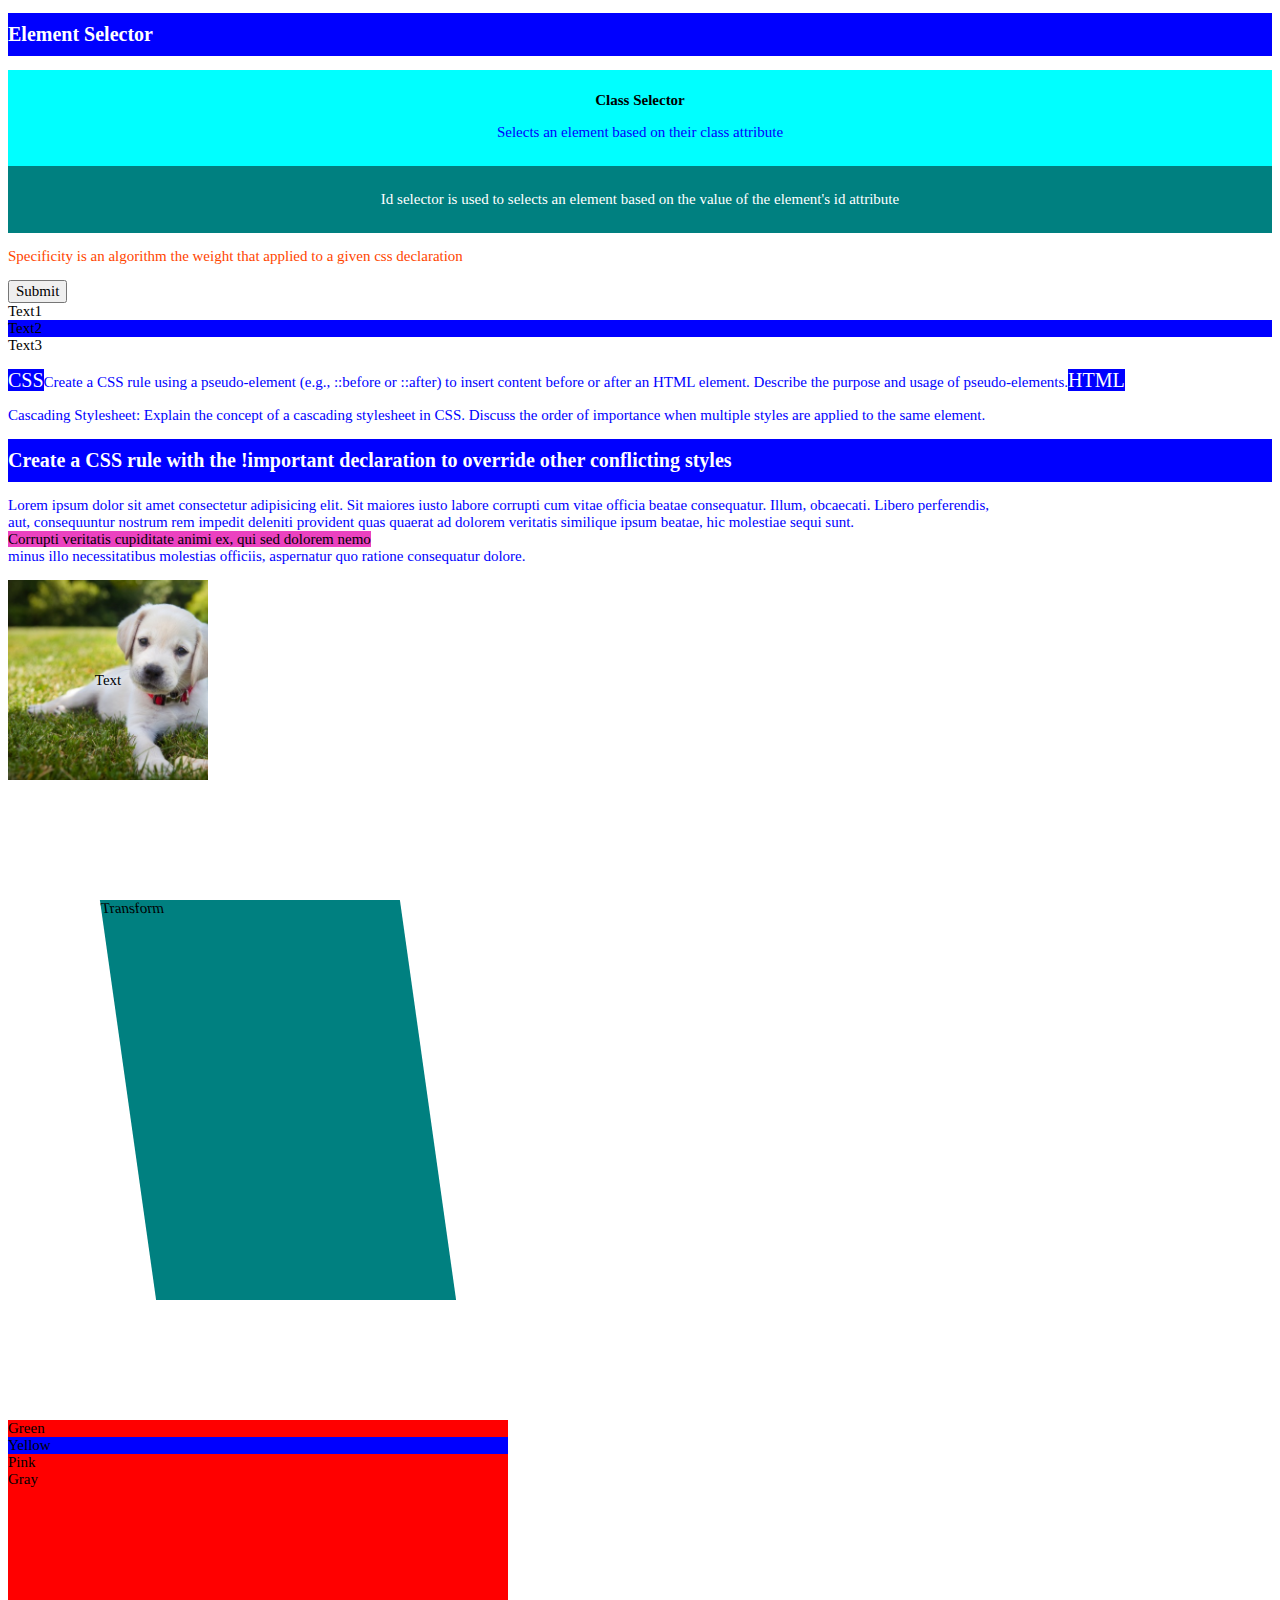
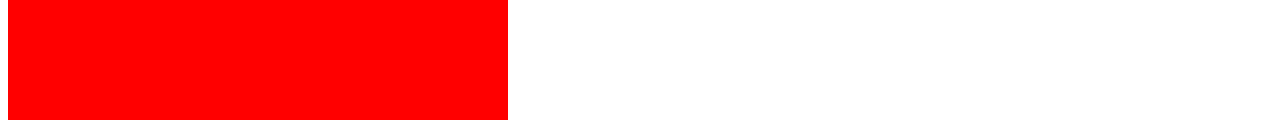
<file: index.html>
<!DOCTYPE html>
<html lang="en">
<head>
    <meta charset="UTF-8">
    <meta name="viewport" content="width=device-width, initial-scale=1.0">
    <title>CSS Selectors and Specificity</title>
    <link rel="stylesheet" href="assets/css/style.css">
    <!-- <link rel="stylesheet" href="assets/css/style2.css"> -->
</head>
<body>
    <h1>Element Selector</h1>
    <div class="sec_1">
        <h2>Class Selector</h2>
        <p>Selects an element based on their class attribute</p>
    </div>
    <div id="sec_2">
        <p>Id selector is used to selects an element based on the value of the element's id attribute</p>
    </div>
    <p class="one_1" id="two_2" style="color: orangered;">Specificity is an algorithm the weight that applied to a given css declaration</p>
    <button class="btn_1" type="submit"><a href="https://www.w3schools.com/">Submit</a></button><br>
    <div>
        <div>Text1</div>
        <div>Text2</div>
        <div>Text3</div>
    </div>
    <div class="before_1">
        <p>Create a CSS rule using a pseudo-element (e.g., ::before or ::after) to insert content before or after an HTML element. Describe the purpose and usage of pseudo-elements.</p>
    </div>
    <P>Cascading Stylesheet: Explain the concept of a cascading stylesheet in CSS. Discuss the order of importance when multiple styles are applied to the same element.</P>
    <h1>Create a CSS rule with the !important declaration to override other conflicting styles</h1>
    <p>Lorem ipsum dolor sit amet consectetur adipisicing elit. Sit maiores iusto labore corrupti cum vitae officia beatae consequatur. Illum, obcaecati. Libero perferendis,<br>
         aut, consequuntur nostrum rem impedit deleniti provident quas quaerat ad dolorem veritatis similique ipsum beatae, hic molestiae sequi sunt.<br> 
         <span>Corrupti veritatis cupiditate animi ex, qui sed dolorem nemo</span><br>
         minus illo necessitatibus molestias officiis, aspernatur quo ratione consequatur dolore.
    </p>
    <div class="trans_1">Text</div>
    <div class="transf_1">Transform</div>
    <div class="wrapperbox">
        <div class="box_1">Green</div>
        <div class="box_2">Yellow</div>
        <div class="box_3">Pink</div>
        <div class="box_4">Gray</div>
    </div>
</body>
</html>
</file>
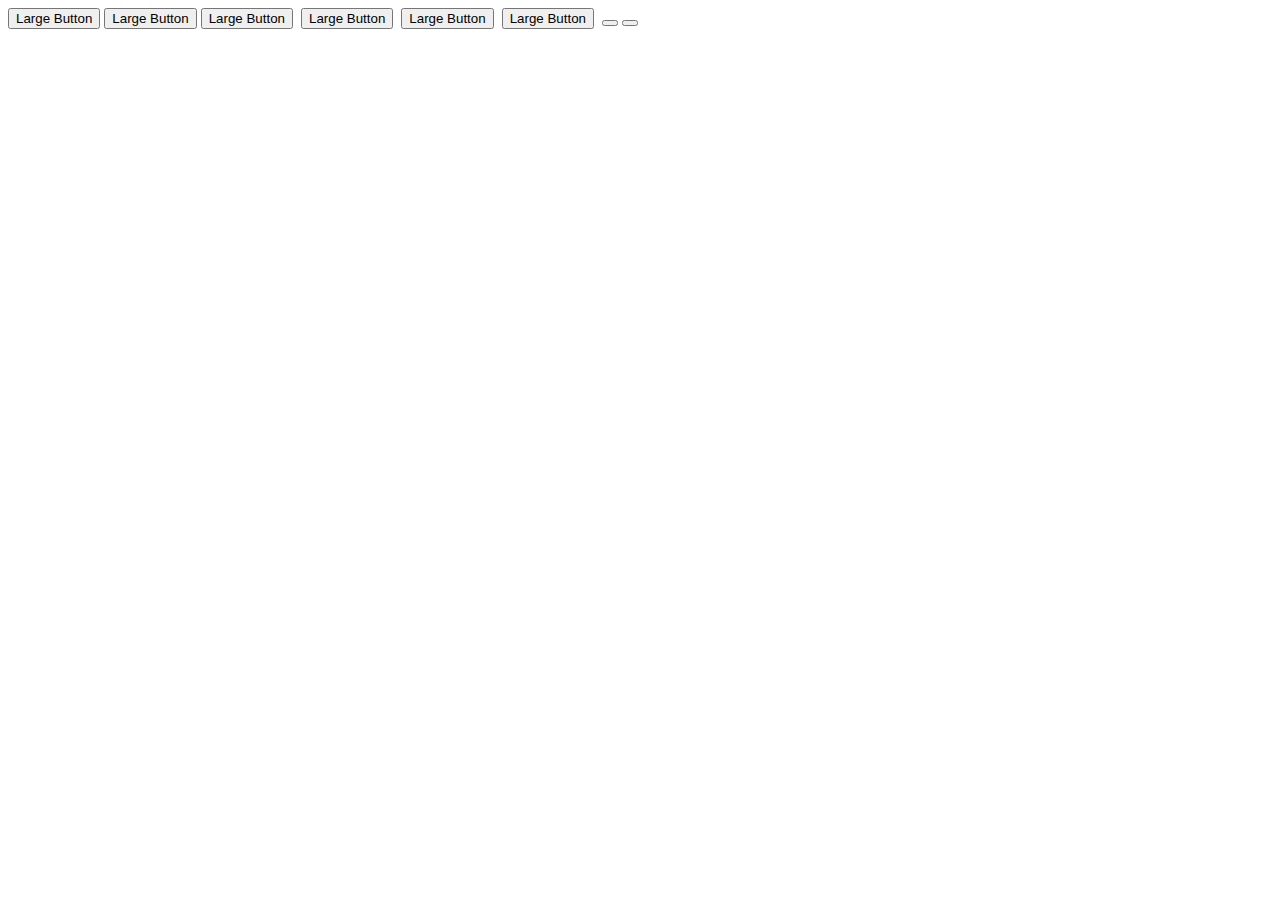
<file: buttons.html>
<!DOCTYPE html>
<html lang="en">
<head>
    <meta charset="UTF-8">
    <meta name="viewport" content="width=device-width, initial-scale=1.0">
    <title>Buttons</title>
    <link href="" rel="">
</head>
<body>
    <div class="wrapper_btn">
        <div class="wrap_bg_btn">
            <button class="rectangle_text_btn">Large Button</button>
            <button class="round_text_btn">Large Button</button>
            <button class="rectangle_icon_left_btn">Large Button</button>
            <img >
            <button class="round_icon_left_btn">Large Button</button>   
            <img>                                    
            <button class="rectangle_icon_right_btn">Large Button</button>
            <img>
            <button class="round_icon_right_btn">Large Button</button>
            <img>
            <button class="square_icon_btn"></button>
            <button class="circle_icon_btn"></button>
        </div>
        <div class="wrap_bg_btn_blur"></div>
        <div class="wrap_border_btn"></div>
        <div class="wrap_border_dash_btn"></div>
    </div>

    <!-- <form>
        <label>User Name</label>
        <input type="text" placeholder="User Name">
        <label>Password</label>
        <input type="text" placeholder="User Name">
        <button>Submit</button>
    </form>
    <event></event>
    <h1 style="color: rgba(red, green, blue, alpha) font-size: 20px;">Heading</h1>
    <div class="box">Content</div> -->

</body>
</html>
</file>
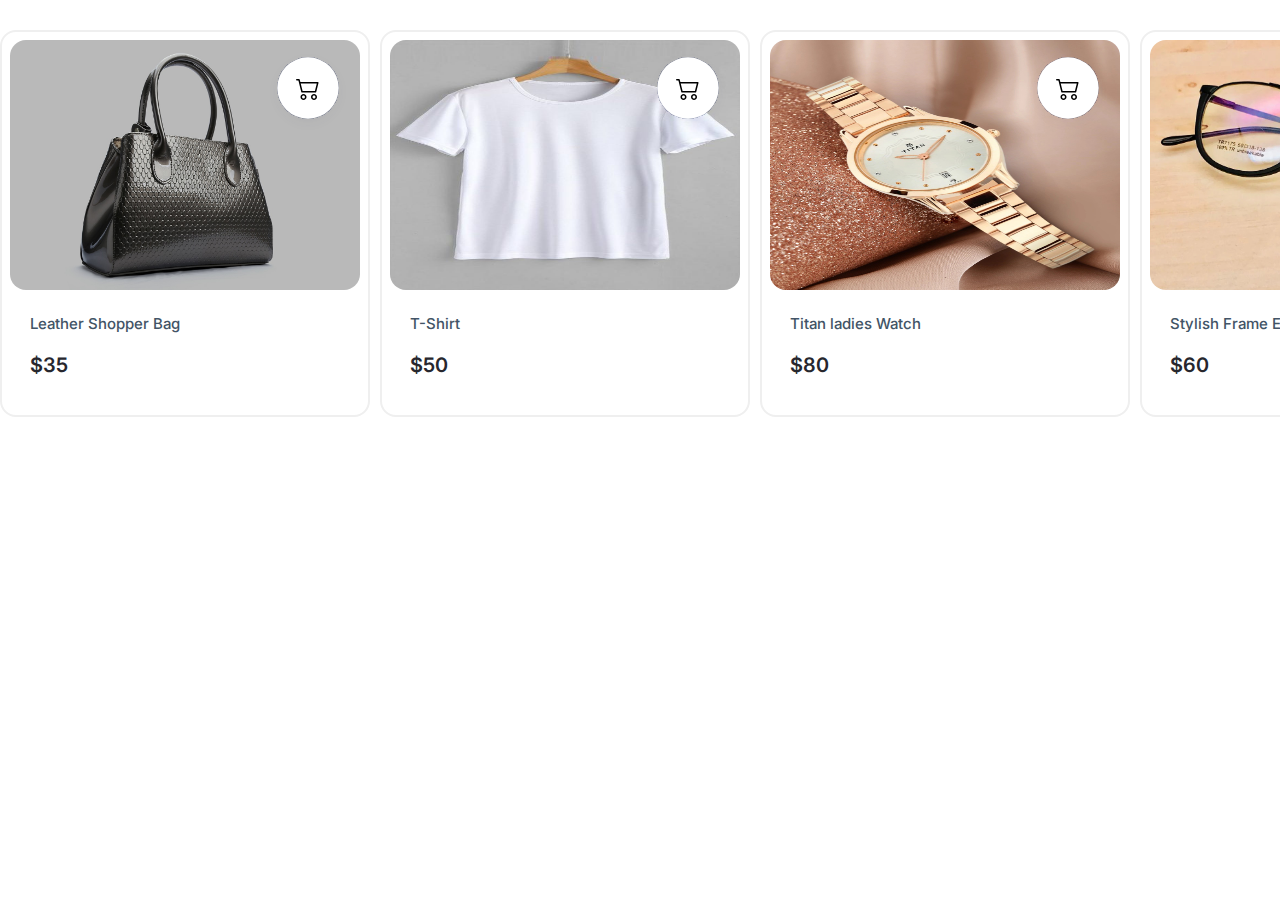
<file: cards.html>
<!DOCTYPE html>
<html lang="en">
<head>
    <meta charset="UTF-8">
    <meta name="viewport" content="width=device-width, initial-scale=1.0">
    <title>Cards Components</title>
    <link rel="stylesheet" href="assets/css/style2.css">
    <link rel="preconnect" href="https://fonts.googleapis.com">
    <link rel="preconnect" href="https://fonts.gstatic.com" crossorigin>
    <link href="https://fonts.googleapis.com/css2?family=Inter:wght@100;200;300;400;500;600;700;800;900&display=swap" rel="stylesheet">
</head>
<body>
    <div class="wrap_sec_card_comp">
        <div class="product_sec">
            <img src="assets/mediaimages/bag.jpg" alt="bag image">
            <div class="product_content">
                <h4>Leather Shopper Bag</h4>
                <span>$35</span>
            </div>
            <div class="icon_sec">
                <img src="assets/mediaimages/shopping-icon-button.svg" alt="icon image">
            </div>
        </div>
        <div class="product_sec">
            <img src="assets/mediaimages/t-shirt.jpg" alt="t-shirt image">
            <div class="product_content">
                <h4>T-Shirt</h4>
                <span>$50</span>
            </div>
            <div class="icon_sec">
                <img src="assets/mediaimages/shopping-icon-button.svg" alt="icon image">
            </div>
        </div>
        <div class="product_sec">
            <img src="assets/mediaimages/ladies-watch.jpg" alt="ladies watch image">
            <div class="product_content">
                <h4>Titan ladies Watch</h4>
                <span>$80</span>
            </div>
            <div class="icon_sec">
                <img src="assets/mediaimages/shopping-icon-button.svg" alt="icon image">
            </div>
        </div>
        <div class="product_sec">
            <img src="assets/mediaimages/eyewear.jpg" alt="eyewear image">
            <div class="product_content">
                <h4>Stylish Frame Eyewear</h4>
                <span>$60</span>
            </div>
            <div class="icon_sec">
                <img src="assets/mediaimages/shopping-icon-button.svg" alt="icon image">
            </div>
        </div>
        <div class="product_sec">
            <img src="assets/mediaimages/hat.jpg" alt="hat image">
            <div class="product_content">
                <h4>Summer Beach Hat</h4>
                <span>$10</span>
            </div>
            <div class="icon_sec">
                <img src="assets/mediaimages/shopping-icon-button.svg" alt="icon image">
            </div>
        </div>
    </div>

    <!-- <div class="wrap_sec_comp">
        <div class="product_sec">
            <img src="assets/mediaimages/shoes.jpg" alt="shoes image">
            <div class="product_content">
                <h4>Product Name</h4>
                <span>$399</span>
            </div>
            <div class="icon_sec">
                <img src="assets/mediaimages/shopping-icon-button.svg" alt="icon image">
            </div>
        </div>
        <div class="product_review">
            <div class="product_review_content">
                <img src="assets/mediaimages/avatar.svg" alt="avatar image">
                <h2>Alexandera Machec</h2>
            </div>
            <p>This product is exactly what I was needed. Awesome construction and incredible comfort while using.</p>
            <img src="assets/mediaimages/stars.svg" alt="stars image">
        </div>
        <div class="product_succesfull_page"></div>
        <div class="product_list"></div>
        <div class="product_payment_page"></div>
    </div> -->
</body>
</html>
</file>
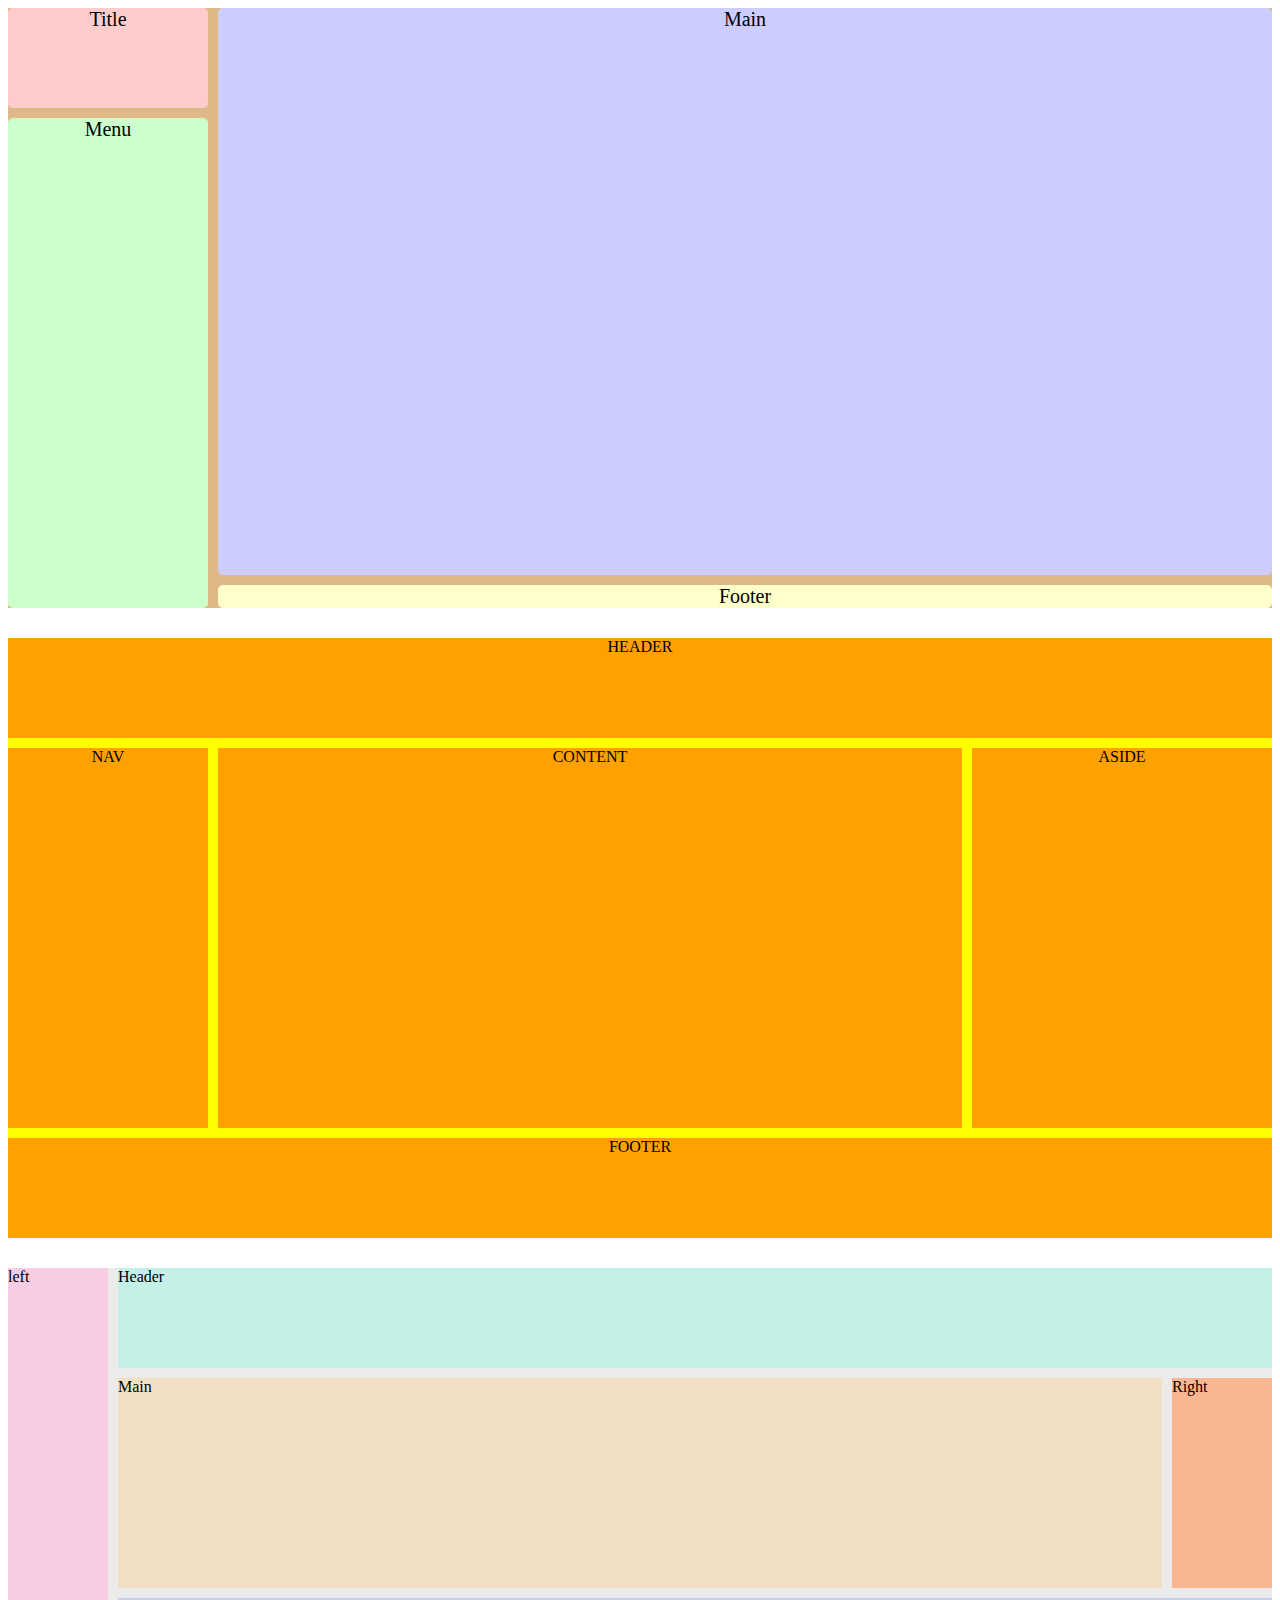
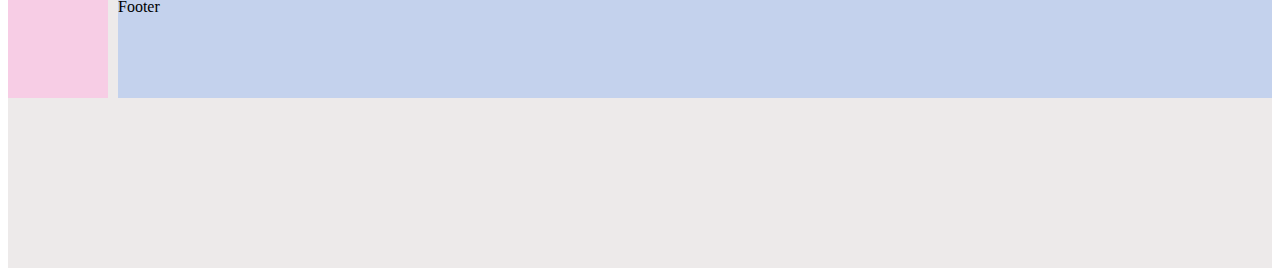
<file: grids.html>
<!DOCTYPE html>
<html lang="en">
<head>
    <meta charset="UTF-8">
    <meta name="viewport" content="width=device-width, initial-scale=1.0">
    <title>Grid Layouts</title>
    <link rel="stylesheet" href="assets/css/style3.css">
</head>
<body>
    <section class="grid_1">
        <div class="wrapper_grid">
            <div class="col_1">Title</div>
            <div class="col_2">Main</div>
            <div class="col_3">Menu</div>
            <div class="col_4">Footer</div>
        </div>
    </section>
    <section class="grid_2">
        <div class="grid_container">
            <div class="grid_col_1">HEADER</div>
            <div class="grid_col_2">NAV</div>
            <div class="grid_col_3">CONTENT</div>
            <div class="grid_col_4">ASIDE</div>
            <div class="grid_col_5">FOOTER</div>
        </div>
    </section>
    <section class="grid_3">
        <div class="grid_section">
            <div class="grid_col1">left</div>
            <div class="grid_col2">Header</div>
            <div class="grid_col3">Main</div>
            <div class="grid_col4">Right</div>
            <div class="grid_col5">Footer</div>
        </div>
    </section>
</body>
</html>
</file>
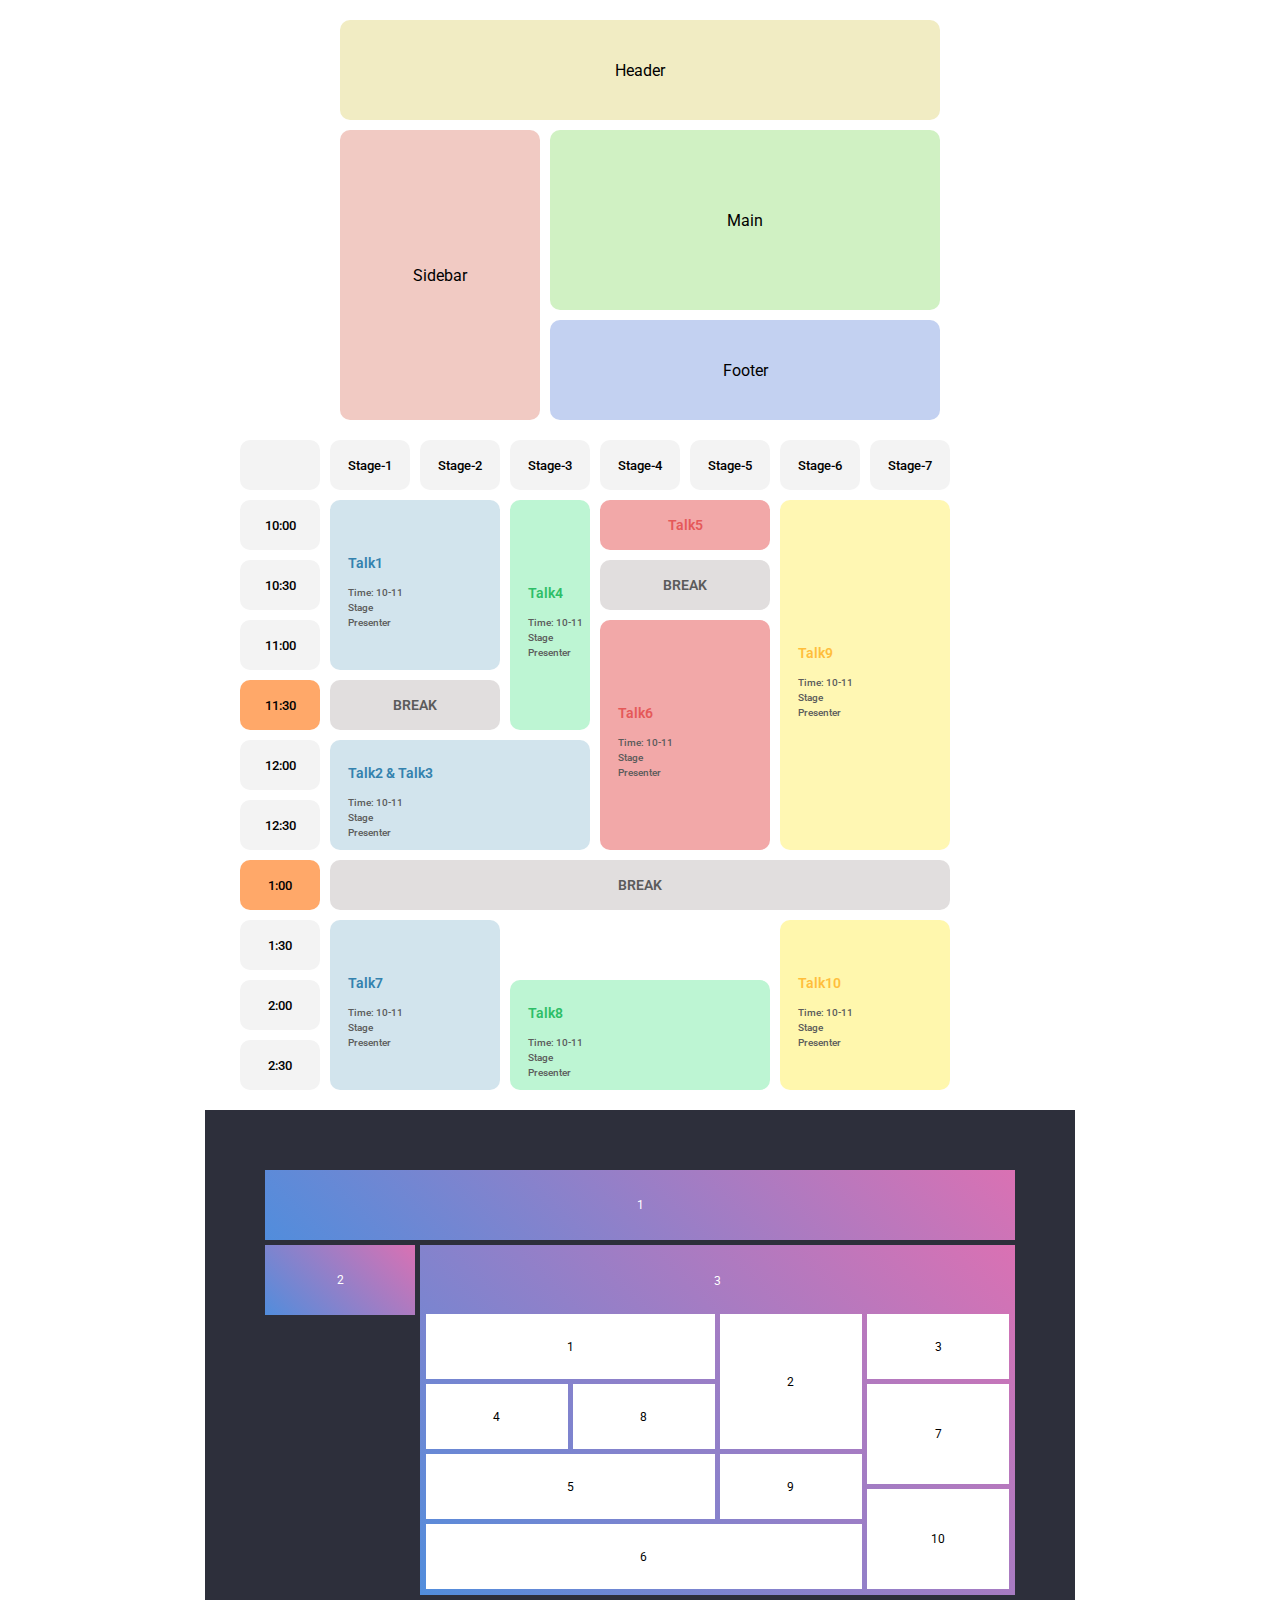
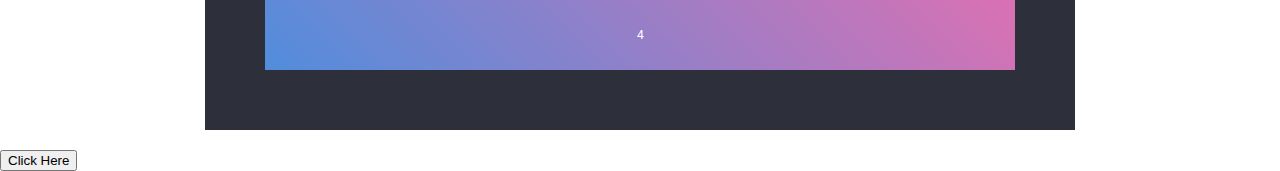
<file: grids2.html>
<!DOCTYPE html>
<html lang="en">
<head>
    <meta charset="UTF-8">
    <meta name="viewport" content="width=device-width, initial-scale=1.0">
    <title>Grid Layouts</title>
    <link rel="stylesheet" href="assets/css/style4.css">
    <link rel="preconnect" href="https://fonts.googleapis.com">
    <link rel="preconnect" href="https://fonts.gstatic.com" crossorigin>
    <link href="https://fonts.googleapis.com/css2?family=Roboto:ital,wght@0,100;0,300;0,400;0,500;0,700;1,100;1,300;1,400;1,500;1,700&display=swap" rel="stylesheet">
</head>
<body>
    <section class="grid_sec_1">
        <div class="grid_sec_container1">
            <div class="col_sec_1">Header</div>
            <div class="col_sec_2   ">Sidebar</div>
            <div class="col_sec_3">Main</div>
            <div class="col_sec_4">Footer</div>
        </div>
    </section>
    <section class="grid_sec_2">
        <div class="grid_sec_container2">
            <div class="grid_sec_col_1 empty"></div>
            <div class="grid_sec_col_2">Stage-1</div>
            <div class="grid_sec_col_3">Stage-2</div>
            <div class="grid_sec_col_4">Stage-3</div>
            <div class="grid_sec_col_5">Stage-4</div>
            <div class="grid_sec_col_6">Stage-5</div>
            <div class="grid_sec_col_7">Stage-6</div>
            <div class="grid_sec_col_8">Stage-7</div>

            <div class="grid_sec_row_1">10:00</div>
            <div class="grid_sec_row_2">10:30</div>
            <div class="grid_sec_row_3">11:00</div>
            <div class="grid_sec_row_4">11:30</div>
            <div class="grid_sec_row_5">12:00</div>
            <div class="grid_sec_row_6">12:30</div>
            <div class="grid_sec_row_7">1:00</div>
            <div class="grid_sec_row_8">1:30</div>
            <div class="grid_sec_row_9">2:00</div>
            <div class="grid_sec_row_10">2:30</div>

            <div class="talk1_col">
                <h3>Talk1</h3>
                <span>Time: 10-11</span>
                <span>Stage</span>
                <span>Presenter</span>
            </div>
            <div class="talk4_col">
                <h3>Talk4</h3>
                <span>Time: 10-11</span>
                <span>Stage</span>
                <span>Presenter</span>
            </div>
            <div class="talk5_col">
                <h3>Talk5</h3>
            </div>
            <div class="talk9_col">
                <h3>Talk9</h3>
                <span>Time: 10-11</span>
                <span>Stage</span>
                <span>Presenter</span>
            </div>

            <div class="break_col1">
                <h3>BREAK</h3>
            </div>
            <div class="talk6_col">
                <h3>Talk6</h3>
                <span>Time: 10-11</span>
                <span>Stage</span>
                <span>Presenter</span>
            </div>
            <div class="break_col2">
                <h3>BREAK</h3>
            </div>
            <div class="talk2_talk3_col">
                <h3>Talk2 & Talk3</h3>
                <span>Time: 10-11</span>
                <span>Stage</span>
                <span>Presenter</span>
            </div>
            <div class="break_col3">
                <h3>BREAK</h3>
            </div>
            <div class="talk7_col">
                <h3>Talk7</h3>
                <span>Time: 10-11</span>
                <span>Stage</span>
                <span>Presenter</span>
            </div>
            <div class="empty_text_area"></div>
            <div class="talk10_col">
                <h3>Talk10</h3>
                <span>Time: 10-11</span>
                <span>Stage</span>
                <span>Presenter</span>
            </div>
            <div class="talk8_col">
                <h3>Talk8</h3>
                <span>Time: 10-11</span>
                <span>Stage</span>
                <span>Presenter</span>
            </div>
        </div>
    </section>
    <section class="grid_sec_3">
        <div class="grid_sec_container3">
            <div class="text_area_1">
                <span>1</span>
            </div>
            <div class="text_area_2">
                <span>2</span>
            </div>
            <div class="text_area_3">
                <div class="content_div">
                    <span>3</span>
                </div>
                <div class="multi_div_container">
                    <div class="multi_div_area_1">
                        <div class="area_1">
                            <span>1</span>
                        </div>
                        <div class="area_2">
                            <span>2</span>
                        </div>
                        <div class="area_4">
                            <span>4</span>
                        </div>
                        <div class="area_5">
                            <span>5</span>
                        </div>
                        <div class="area_6">
                            <span>6</span>
                        </div>
                        <div class="area_8">
                            <span>8</span>
                        </div>
                        <div class="area_9">
                            <span>9</span>
                        </div>
                    </div>
                    <div class="multi_div_area_2">
                        <div class="area_3">
                            <span>3</span>
                        </div>
                        <div class="area_7">
                            <span>7</span>
                        </div>
                        <div class="area_10">
                            <span>10</span>
                        </div>
                    </div>
                </div>
            </div>
            <div class="text_area_4">
                <span>4</span>
            </div>
        </div>
    </section>
    <section class="grid_sec_3">
        <div></div>
    </section>
    <button onclick="alert('First Class')">Click Here</button>
    <script>
        console.log("First Class For JS")
    </script>
    <script src="assets/js/script.js"></script>
</body>
</html>
</file>
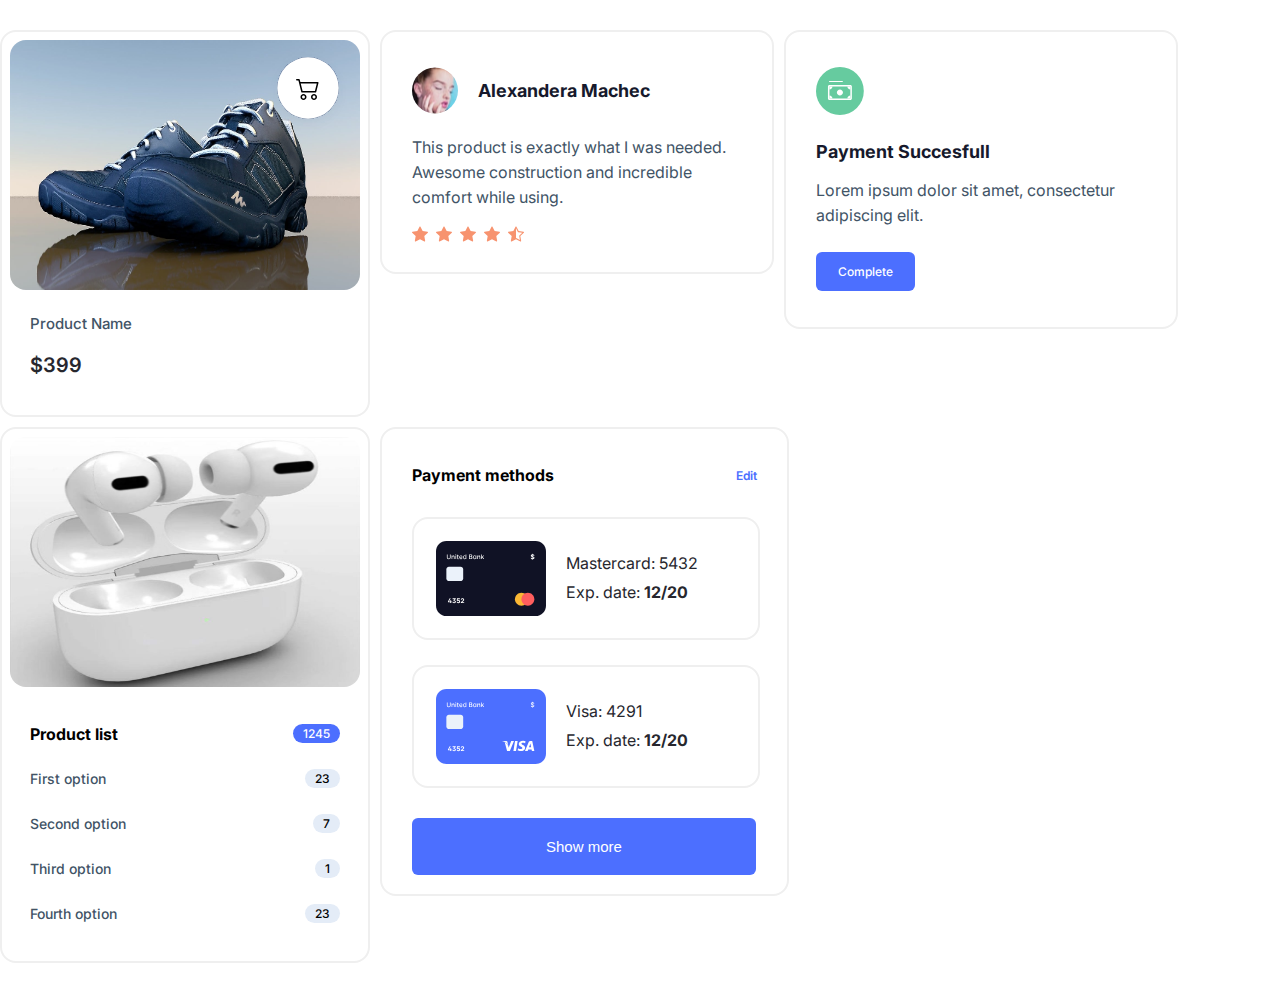
<file: product.html>
<!DOCTYPE html>
<html lang="en">
<head>
    <meta charset="UTF-8">
    <meta name="viewport" content="width=device-width, initial-scale=1.0">
    <title>Product Cards</title>
    <link rel="stylesheet" href="assets/css/style2.css">
    <link rel="preconnect" href="https://fonts.googleapis.com">
    <link rel="preconnect" href="https://fonts.gstatic.com" crossorigin>
    <link href="https://fonts.googleapis.com/css2?family=Inter:wght@100;200;300;400;500;600;700;800;900&display=swap" rel="stylesheet">
</head>
<body>
    <div class="wrap_sec_product_comp">
        <div class="product_sec">
            <img src="assets/mediaimages/shoes.jpg" alt="shoes image">
            <div class="product_content">
                <h4>Product Name</h4>
                <span>$399</span>
            </div>
            <div class="icon_sec">
                <img src="assets/mediaimages/shopping-icon-button.svg" alt="icon image">
            </div>
        </div>
        <div class="product_review">
            <div class="product_review_content">
                <img src="assets/mediaimages/avatar.svg" alt="avatar image">
                <h3>Alexandera Machec</h3>
            </div>
            <p>This product is exactly what I was needed. Awesome construction and incredible comfort while using.</p>
            <img src="assets/mediaimages/stars.svg" alt="stars image">
        </div>
        <div class="product_succesfull_page">
            <div class="product_succesfull_content">
                <img src="assets/mediaimages/Icon-payment.svg" alt="icon image">
                <h3>Payment Succesfull</h3>
            </div>
            <p>Lorem ipsum dolor sit amet, consectetur adipiscing elit.</p>
            <a href="#" class="succes_btn">Complete</a>
        </div>
        <div class="product_list">
            <img src="assets/mediaimages/airpot.jpg" alt="airpot image">
            <div class="product_list_content">
                <div class="product_list_1">
                    <h4 class="active_text">Product list</h4>
                    <span class="active">1245</span>
                </div>
                <div class="product_list_2">
                    <h4>First option</h4>
                    <span>23</span>
                </div>
                <div class="product_list_3">
                    <h4>Second option</h4>
                    <span>7</span>
                </div>
                <div class="product_list_4">
                    <h4>Third option</h4>
                    <span>1</span>
                </div>
                <div class="product_list_5">
                    <h4>Fourth option</h4>
                    <span>23</span>
                </div>
            </div>
        </div>
        <div class="product_payment_page">
            <div class="product_payment_1">
                <h4>Payment methods</h4>
                <span>Edit</span>
            </div>
            <div class="product_payment_2">
                <img src="assets/mediaimages/mastercard.svg" class="master_img" alt="mastercard image">
                <div class="card_info">
                    <span class="card_no">Mastercard: 5432</span>
                    <span class="card_exp">Exp. date: <b>12/20</b></span>
                </div>
            </div>
            <div class="product_payment_3">
                <img src="assets/mediaimages/visa.svg" class="visa_img" alt="visa card image">
                <div class="card_info">
                    <span class="card_no">Visa: 4291</span>
                    <span class="card_exp">Exp. date: <b>12/20</b></span>
                </div>
            </div>
            <button href="#" class="payment_btn">Show more</button>
        </div>
    </div>
</body>
</html>
</file>
<file: assets/css/style.css>
*{
    color: #000000;
    font-family: Verdana;
    font-size: 15px;
}
h1{
    color: #ffffff;
    background-color: blue;
    font-size: 20px;
    text-align: center;
    padding-top: 10px;
    padding-bottom: 10px;
}
.sec_1{
    background-color: aqua;
    text-align: center;
    padding: 10px 0;
}
#sec_2{
    background-color: teal;
    text-align: center;
    padding: 10px 0;
}
#sec_2 p{
    color: #ffffff;
}
p{
    color: blue;
}
.one_1{
    color: rgb(236, 0, 0);
}
#two_2{
    color: green;
}
.btn_1 a{
    text-decoration: none;
}
.btn_1:hover{
    background-color: rgb(0, 162, 255);
}
.btn_1:hover a{
    color: #ffffff;
}
.btn_1:active{
    background-color: green;
}
div:nth-of-type(2){
    background-color: blue;
}
.before_1 p::before{
    content: "CSS";
    color: #ffffff;
    background-color: blue;
    font-size: 20px;
}
.before_1 p::after{
    content: "HTML";
    background-color: blue;
    color: #ffffff;
    font-size: 20px;
}
h1{
    text-align: left !important;
}
/* p ul li:nth-of-type(3){
    background-color: red;

} */
/* #span_1:nth-of-type(3){
    background-color: red;
} */
p span{
    background-color: rgb(235, 66, 192);
}
.trans_1 {
    width: 200px;
    height: 200px;
    /* background-color: green; */
    background-image: url("../../assets/mediaimages/dog1.jpg");
    background-size: cover;
    color: #000000;
    transition: 1s;
    transition-timing-function: ease-in-out;
    transition-delay: 0.2s;
    display: flex;
    justify-content: center;
    align-items: center;
    position: relative;

}
.trans_1:hover {
    background-color: rgb(218, 34, 34);
    /* border-radius: 50%; */
    /* position: absolute; */
    content: "left";
}
.transf_1 {
    width: 300px;
    height: 400px;
    background-color: teal;
    /* transform: scale(2); */
    transform: rotate(45deg);
    transform: skew(8deg);
    margin: 120px;
}

.wrapperbox {
    width: 500px;
    height: 300px;
    background-color: red;
}
</file>
<file: assets/css/style2.css>
/* p{
    color: #000000;
} */

body {
    margin: 0;
    padding: 0;
    font-family: 'Inter', sans-serif;
}
/* Product cards component css starts */
.wrap_sec_card_comp {
    display: flex;
    margin: 30px 0;
    gap: 10px;
}

.wrap_sec_product_comp {
    display: flex;
    margin: 30px 0;
    gap: 10px;
    flex-wrap: wrap;
}
.product_sec {
    background-color: white;
    border: 2px solid #efefef;
    border-radius: 16px;
    padding: 8px 8px 25px;
    box-shadow: 1px 1px #ffffff;
    position: relative;
    height: 350px;
    width: 350px;
}
.product_sec img {
    width: 350px;
    height: 250px;
    border-radius: 16px;
}
.product_content {
    padding-left: 20px;
}
.product_content h4 {
    color: #425466;
    font-size: 15px;
    font-weight: 500;
}
.product_content span {
    color: #27272E;
    font-size: 20px;
    font-weight: 600;
}
.icon_sec img {
    width: 80px;
    height: 80px;
}
.icon_sec img {
    display: flex;
    position: absolute;
    top: 20px;
    right: 20px;
}
.product_review {
    background-color: white;
    border: 2px solid #efefef;
    border-radius: 16px;
    box-shadow: 1px 1px #ffffff;
    padding: 30px;
    height: 180px;
    width: 330px;
}
.product_review_content {
    display: flex;
}
.product_review_content h3 {
    padding-left: 20px;
    color: #16192C;
    font-size: 18px;
    font-weight: 700;
}
.product_review p {
    color: #425466;
    font-size: 16px;
    font-weight: 400;
    line-height: 25px;
}

.product_succesfull_page {
    background-color: white;
    border: 2px solid #efefef;
    border-radius: 16px;
    box-shadow: 1px 1px #ffffff;
    padding: 35px 30px 30px;
    height: 230px;
    width: 330px;
}
.product_succesfull_content h3 {
    color: #16192C;
    font-size: 18px;
    font-weight: 700;
    margin: 22px 0 5px;
}
.product_succesfull_page p {
    color: #425466;
    font-size: 16px;
    font-weight: 400;
    line-height: 25px;
    margin-bottom: 32px;
}
.product_succesfull_page .succes_btn {
    text-decoration: none;
    background-color: #4C6FFF;
    color: #ffffff;
    padding: 12px 22px;
    border-radius: 6px;
    font-size: 12px;
    font-weight: 500;
}

.product_list {
    background-color: white;
    border: 2px solid #efefef;
    border-radius: 16px;
    padding: 8px 8px 25px;
    box-shadow: 1px 1px #ffffff;
    position: relative;
}
.product_list img {
    width: 350px;
    height: 250px;
    border-radius: 16px;
}
.product_list_1, .product_list_2, .product_list_3, .product_list_4, .product_list_5 {
    display: flex;
    align-items: center;
    justify-content: space-between;
    height: 45px;
    width: 100%;
}
.product_list_1 .active {
    background-color: #4c6fff;
    color: #ffffff;
}
.product_list_1 span, .product_list_2 span, .product_list_3 span, .product_list_4 span, .product_list_5 span {
    background-color: #E4ECF7;
    padding: 2px 10px;
    border-radius: 25px;
    font-size: 12px;
    font-weight: 500;
    color: #000000;
}
.product_list_content {
    padding: 20px 20px 0;
}
.product_list_1 .active_text {
    font-size: 16px;
    font-weight: 700;
    color: #000000;
}
.product_list_1 h4, .product_list_2 h4, .product_list_3 h4, .product_list_4 h4, .product_list_5 h4 {
    font-size: 14px;
    font-weight: 500;
    color: #425466;

}



.product_payment_page {
    background-color: white;
    border: 2px solid #efefef;
    border-radius: 16px;
    box-shadow: 1px 1px #ffffff;
    padding: 15px 30px 0px;
    height: 450px;
    width: 345px;
}
.product_payment_page .payment_btn {
    background-color: #4C6FFF;
    color: #ffffff;
    padding: 20px 134px;
    border-radius: 6px;
    font-size: 15px;
    font-weight: 500;
    border: none;
    margin: 30px auto 0;
}
.product_payment_1 {
    display: flex;
    align-items: center;
    justify-content: space-between;
}
.product_payment_2 {
    display: flex;
    align-items: center;
}
.product_payment_3 {
    display: flex;
    align-items: center;
}
.card_info {
    display: flex;
    flex-direction: column;
    padding-left: 20px;
}
.product_payment_2, .product_payment_3 {
    background-color: white;
    border: 2px solid #efefef;
    border-radius: 16px;
    box-shadow: 1px 1px #ffffff;
    padding: 22px;
    width: 300px;
    height: auto;
}
.product_payment_2 .master_img, .product_payment_3 .visa_img {
    width: 110px;
    height: auto;
}
.card_info .card_no, .card_info .card_exp {
    line-height: 1.8;
    font-size: 16px;
    font-weight: 400;
    color: #27272E;
}
.product_payment_2 {
    margin-top: 10px;
}
.product_payment_3 {
    margin-top: 25px;
}
.product_payment_1 h4 {
    font-size: 16px;
    font-weight: 700;
    color: #000000;
}
.product_payment_1 span {
    font-size: 12px;
    font-weight: 600;
    color: #4C6FFF;
}

/* .box {
    padding-top: 10px;
    padding-right: 20px;
    padding-bottom: 15px;
    padding-left: 25px;
} */
</file>
<file: assets/css/style3.css>
/* Grid CSS Starts Here */
.wrapper_grid {
   
    height: 600px;
    background-color: burlywood;
    display: grid;
    /* grid-template-columns: 200px 1fr;
    grid-template-rows: 100px 1fr auto; */
    grid-template-columns: 200px 1fr;
    grid-template-rows: 100px 1fr auto;
    text-align: center;
    gap: 10px;
}
.col_1, .col_2, .col_3, .col_4 {
    /* width: 100px;
    height: 100px; */
    font-size: 20px;
    font-weight: 500;
    border-radius: 5px;
}
.col_1 {
    background-color: #ffcccc;
}
.col_2 {
    background-color: #ccccff;
    grid-row-start: 1;
    grid-row-end: 3;
    grid-column-start: 2;
    grid-column-end: 3;
}
.col_3 {
    background-color: #ccffcc;
    grid-row-start: 2;
    grid-row-end: 4;
}
.col_4 {
    background-color: #ffffcc;
}

.grid_container {
    height: 600px;
    margin-top: 30px;
    background-color: yellow;
    display: grid;
    grid-template-columns: 200px 1fr 300px;
    grid-template-rows: 100px 1fr 100px;
    gap: 10px;
    text-align: center;
}
.grid_col_1, .grid_col_2, .grid_col_3, .grid_col_4, .grid_col_5 {
    background-color: #ffa100;
}
.grid_col_1 {
    grid-column-start: 1;
    grid-column-end: 4;
}
.grid_col_5 {
    grid-column-start: 1;
    grid-column-end: 4;
}
.grid_section {
    background-color: #edeaea;
    height: 600px;
    margin-top: 30px;
    display: grid;
    grid-template-columns: 100px 1fr 100px;
    grid-template-rows: 100px 100px 100px 100px;
    gap: 10px;
}
.grid_col1 {
    background-color: #f7cde5;
    grid-row-start: 1;
    grid-row-end: 5;
}
.grid_col2 {
    background-color: #c3f1e7;
    grid-column-start: 2;
    grid-column-end: 4;
}
.grid_col3 {
    background-color: #f0e1c4;
    grid-row-start: 2;
    grid-row-end: 4;
}
.grid_col4 {
    background-color: #fab691;
    grid-row-start: 2;
    grid-row-end: 4;
}
.grid_col5 {
    background-color: #c4d2ed;
    grid-column-start: 2;
    grid-column-end: 4;
}
</file>
<file: assets/css/style4.css>
body {
    font-family: 'Roboto', sans-serif;
    margin: 0;
    padding: 0;
}

/* Grid 1st CSS */
.grid_sec_container1 {
    height: 400px;
    width: 600px;
    margin: 20px auto;
    display: grid;
    grid-template-columns: 200px 1fr;
    grid-template-rows: 100px 1fr 100px;
    grid-template-areas: "header header"
                         "sidebar main"
                         "sidebar footer";
    gap: 10px;
    text-align: center;
}
.col_sec_1, .col_sec_2, .col_sec_3, .col_sec_4 {
    border-radius: 10px;
    display: flex;
    justify-content: center;
    align-items: center;
}
.col_sec_1 {
    background-color: #f1ecc3;
    grid-area: header;
}
.col_sec_2 {
    background-color: #f1cac3;
    grid-area: sidebar;
}
.col_sec_3 {
    background-color: #d0f1c3;
}
.col_sec_4 {
    background-color: #c3d1f1;
}

/* Grid 2nd CSS */
.grid_sec_container2 {
    height: 650px;
    width: 800px;
    margin: 20px auto;
    display: grid;
    grid-template-columns: 80px 80px 80px 80px 80px 80px 80px 80px;
    grid-template-rows: 50px 50px 50px 50px 50px 50px 50px 50px 50px 50px;
    gap: 10px;
    grid-template-areas: "empty stage-1 stage-2 stage-3 stage-4 stage-5 stage-6 stage-7"
                         "tim1 talk1 talk1 talk4 talk5 talk5 talk9 talk9"
                         "tim2 talk1 talk1 talk4 break1 break1 talk9 talk9"
                         "tim3 talk1 talk1 talk4 talk6 talk6 talk9 talk9"
                         "tim4 break2 break2 talk4 talk6 talk6 talk9 talk9"
                         "tim5 talk2_3 talk2_3 talk2_3 talk6 talk6 talk9 talk9"
                         "tim6 talk2_3 talk2_3 talk2_3 talk6 talk6 talk9 talk9"
                         "tim7 break3 break3 break3 break3 break3 break3 break3"
                         "tim8 talk7 talk7 empty2 empty2 empty2 talk10 talk10"
                         "tim9 talk7 talk7 talk8 talk8 talk8 talk10 talk10"
                         "tim10 talk7 talk7 talk8 talk8 talk8 talk10 talk10";
}
.grid_sec_col_1, 
.grid_sec_col_2, 
.grid_sec_col_3, 
.grid_sec_col_4, 
.grid_sec_col_5, 
.grid_sec_col_6, 
.grid_sec_col_7, 
.grid_sec_col_8 {
    background-color: rgb(243, 243, 243);
    border-radius: 10px;
    display: flex;
    justify-content: center;
    align-items: center;
    font-size: 13px;
    font-weight: 500;
}
.grid_sec_row_1, 
.grid_sec_row_2, 
.grid_sec_row_3, 
.grid_sec_row_4,
.grid_sec_row_5, 
.grid_sec_row_6, 
.grid_sec_row_7,  
.grid_sec_row_8, 
.grid_sec_row_9, 
.grid_sec_row_10 {
    background-color: rgb(243, 243, 243);
    border-radius: 10px;
    display: flex;
    justify-content: center;
    align-items: center;
    font-size: 13px;
    font-weight: 500;
}
.grid_sec_col_1.empty {
    grid-area: empty;
}
.grid_sec_col_2 {
    grid-area: stage-1;
}
.grid_sec_col_3 {
    grid-area: stage-2;
}
.grid_sec_col_4 {
    grid-area: stage-3;
}
.grid_sec_col_5 {
    grid-area: stage-4;
}
.grid_sec_col_6 {
    grid-area: stage-5;
}
.grid_sec_col_7 {
    grid-area: stage-6;
}
.grid_sec_col_8 {
    grid-area: stage-7;
}

.grid_sec_row_1 {
    grid-area: tim1;
}
.grid_sec_row_2 {
    grid-area: tim2;
}
.grid_sec_row_3 {
    grid-area: tim3;
}
.grid_sec_row_4 {
    grid-area: tim4;
    background-color: #ffa869;
}
.grid_sec_row_5 {
    grid-area: tim5;
}
.grid_sec_row_6 {
    grid-area: tim6;
}
.grid_sec_row_7 {
    grid-area: tim7;
    background-color: #ffa869;
}
.grid_sec_row_8 {
    grid-area: tim8;
}
.grid_sec_row_9 {
    grid-area: tim9;
}
.grid_sec_row_10 {
    grid-area: tim10;
}
.talk1_col, 
.talk2_talk3_col, 
.talk4_col, 
.talk5_col,
.talk6_col, 
.talk7_col, 
.talk8_col, 
.talk9_col,
.talk10_col,  
.break_col1, 
.break_col2, 
.break_col3 {
    display: flex;
    justify-content: center;
    flex-direction: column;
    padding-left: 18px;
}
.talk1_col {
    grid-area: talk1;
    background-color: #d2e4ed;
    border-radius: 10px;
    color: #3482ae;
}
.talk4_col {
    grid-area: talk4;
    background-color: #bdf5d3;
    border-radius: 10px;
    color: #2ebe68;
}
.talk5_col {
    grid-area: talk5;
    background-color: #f2a8a8;
    border-radius: 10px;
    color: #e55959;
    padding: 0;
    text-align: center;
}
.talk9_col {
    grid-area: talk9;
    background-color: #fff7b3;
    border-radius: 10px;
    color: #ffbe3c;
}

.break_col1 {
    grid-area: break1;
    background-color: #e1dede;  
    border-radius: 10px;
    padding: 0;
    text-align: center;
    color: #5b5b5b;
}
.talk6_col {
    grid-area: talk6;
    background-color: #f2a8a8;
    border-radius: 10px;
    color: #e55959;
}
.break_col2 {
    grid-area: break2;
    background-color: #e1dede;
    border-radius: 10px;
    padding: 0;
    text-align: center;
    color: #5b5b5b;
}
.talk2_talk3_col {
    grid-area: talk2_3;
    background-color: #d2e4ed;
    border-radius: 10px;
    color: #3482ae;
}
.break_col3 {
    grid-area: break3;
    background-color: #e1dede;
    border-radius: 10px;
    padding: 0;
    text-align: center;
    color: #5b5b5b;
}
.talk7_col {
    grid-area: talk7;
    background-color: #d2e4ed;
    border-radius: 10px;
    color: #3482ae;
}
.empty_text_area {
    grid-area: empty2;
}
.talk10_col {
    grid-area: talk10;
    background-color: #fff7ad;
    border-radius: 10px;
    color: #ffbe3c;
}
.talk8_col {
    grid-area: talk8;
    background-color: #bdf5d3;
    border-radius: 10px;
    color: #2ebe68;
}
.grid_sec_container2 span {
    font-size: 10px;
    font-weight: 500;
    line-height: 1.5;
    color: #5b5b5b;
}
.grid_sec_container2 h3 {
    font-size: 14px;
    font-weight: 600;
}

/* Grid 2nd CSS */
.grid_sec_container3 {
    background-color: #2d2f3b;
    height: 500px;
    width: 750px;
    margin: 20px auto;
    display: grid;
    grid-template-columns: 150px 1fr;
    grid-template-rows: 70px 1fr 70px;
    gap: 5px;
    grid-template-areas: "one-1 one-1"
                         "two-2 three-3"
                         "four-4 four-4";
    padding: 60px;
}
.text_area_1, 
.text_area_2, 
.text_area_3, 
.text_area_4 {
    background-image: linear-gradient(45deg, #518ddc, #da71b3);
    /* color: #ffffff; */
    /* display: flex;
    justify-content: center;
    align-items: center; */
}
.text_area_1 {
    grid-area: one-1;
    color: #ffffff;
}
.text_area_2 {
    grid-area: two-2;
    height: 70px;
    color: #ffffff;
}
.text_area_3 {
    grid-area: three-3;
}
.multi_div_container {
    display: flex;
    justify-content: space-evenly;
}
.text_area_4 {
    grid-area: four-4;
    color: #ffffff;
}
.multi_div_area_1 {
    display: grid;
    grid-template-columns: 142px 142px 142px;
    grid-template-rows: 65px 65px 65px 65px;
    grid-template-areas: "div-1 div-1 div-2"
                         "div-4 div-8 div-2"
                         "div-5 div-5 div-9"
                         "div-6 div-6 div-6";
    gap: 5px;
    /* padding-top: 70px; */
}
.multi_div_area_2 {
    display: grid;
    grid-template-columns: 142px;
    grid-template-rows: 65px 100px 100px;
    gap: 5px;
    /* padding-top: 70px; */
    grid-template-areas: "div-3"
                         "div-7"
                         "div-10";
}
.area_1, 
.area_2, 
.area_3, 
.area_4, 
.area_5, 
.area_6, 
.area_7, 
.area_8, 
.area_9, 
.area_10 {
    background-color: #fff;
}
.area_1 {
    grid-area: div-1;
}
.area_2 {
    grid-area: div-2;
}
.area_3 {
    grid-area: div-3;
}
.area_4 {
    grid-area: div-4;
}
.area_5 {
    grid-area: div-5;
}
.area_6 {
    grid-area: div-6;
}
.area_7 {
    grid-area: div-7;
}
.area_8 {
    grid-area: div-8;
}
.area_9 {
    grid-area: div-9;
}
.area_10 {
    grid-area: div-10;
}
.content_div {
    text-align: center;
    padding: 25px;
}
.text_area_1, 
.text_area_2, 
.text_area_4, 
.area_1, 
.area_2, 
.area_3, 
.area_4, 
.area_5, 
.area_6, 
.area_7, 
.area_8, 
.area_9, 
.area_10 {
    display: flex;
    justify-content: center;
    align-items: center;
    font-size: 12px;
}
.content_div span {
    color: #ffffff;
    font-size: 12px;
}
</file>
